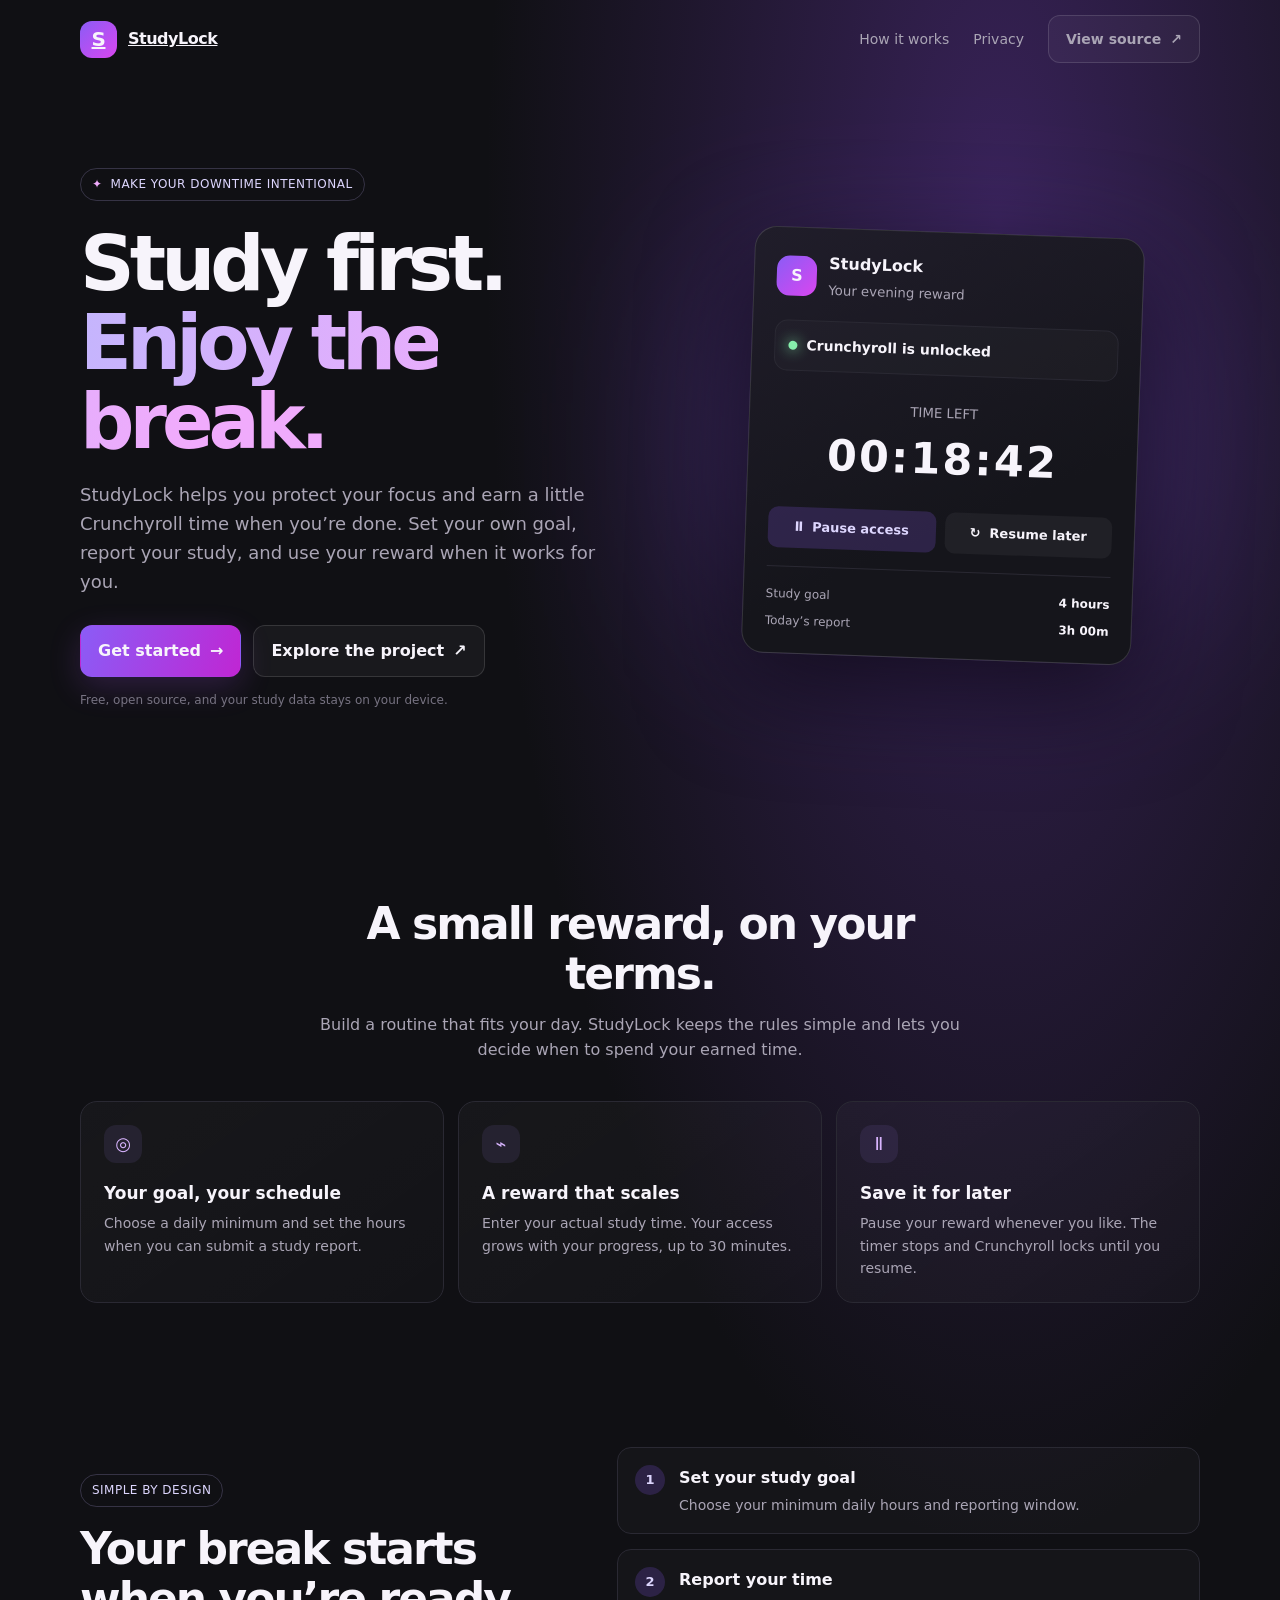
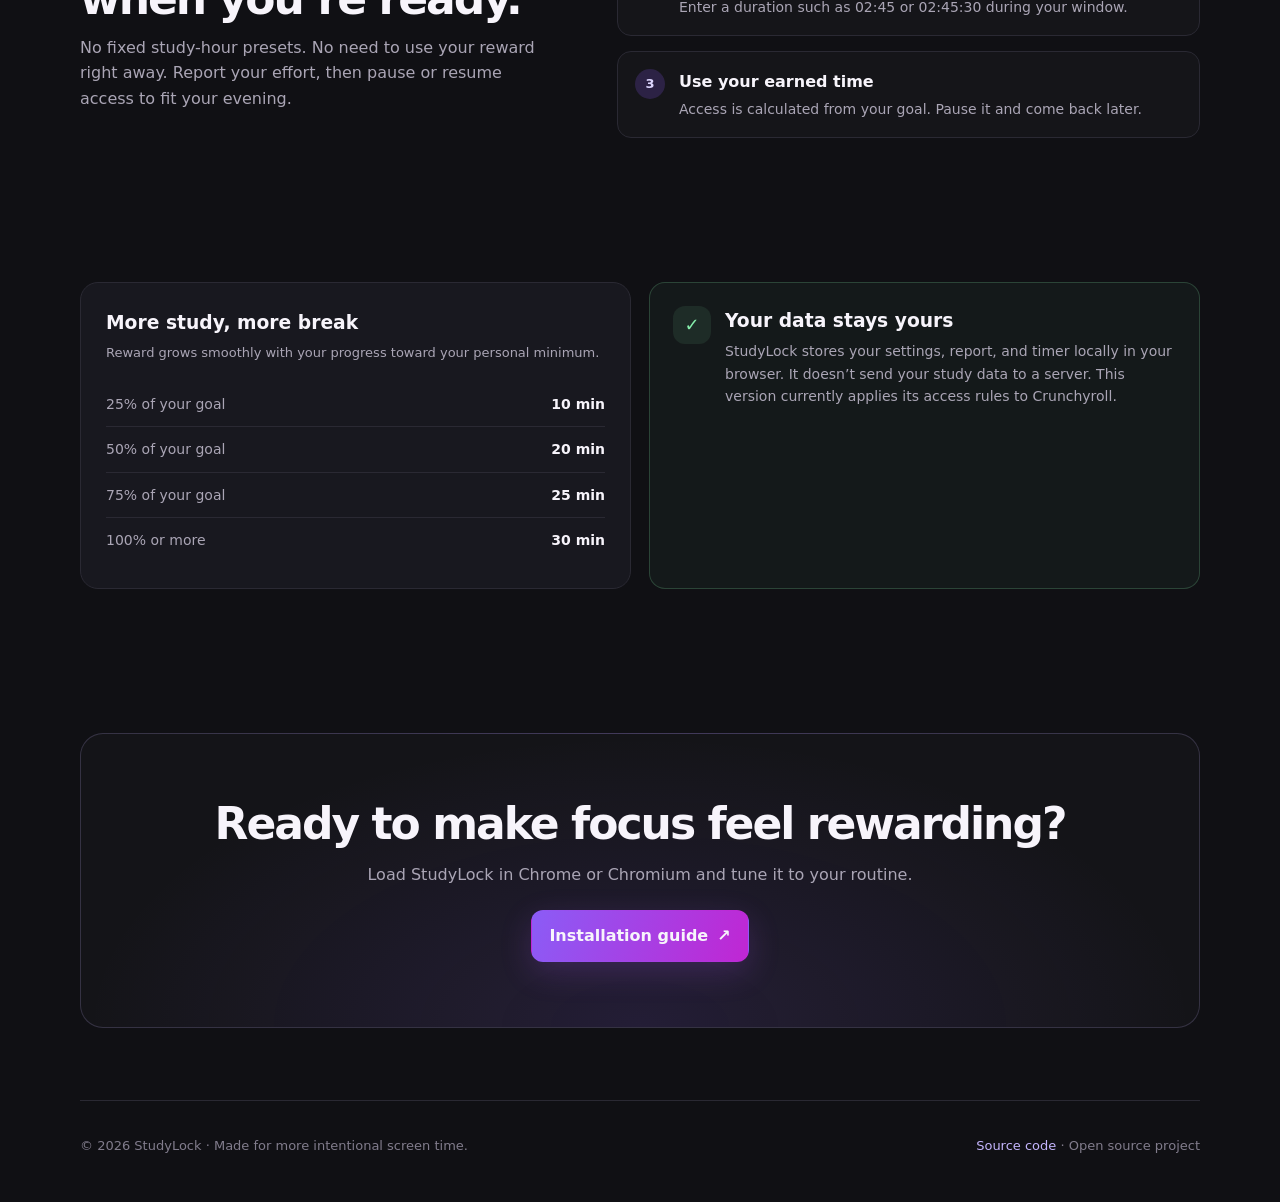
<file: index.html>
<!doctype html>
<html lang="en">
<head>
  <meta charset="utf-8">
  <meta name="viewport" content="width=device-width, initial-scale=1">
  <meta name="theme-color" content="#101014">
  <meta name="description" content="StudyLock helps you protect study time and earn a limited Crunchyroll session when you are done.">
  <title>StudyLock — make time for what matters</title>
  <style>
    :root{color-scheme:dark;--bg:#101014;--panel:#18181f;--line:#2a2933;--text:#f7f4fb;--muted:#aaa5b5;--purple:#a78bfa;--pink:#f0abfc;--green:#86efac}
    *{box-sizing:border-box}html{scroll-behavior:smooth}body{margin:0;background:radial-gradient(ellipse at 78% 8%,#382258 0,transparent 32rem),var(--bg);color:var(--text);font:16px/1.6 Inter,ui-sans-serif,system-ui,-apple-system,"Segoe UI",sans-serif}
    a{color:inherit}.wrap{width:min(1120px,calc(100% - 40px));margin:auto}.nav{height:78px;display:flex;align-items:center;justify-content:space-between}.brand{display:flex;align-items:center;gap:11px;font-weight:750;letter-spacing:-.03em}.logo{height:37px;width:37px;border-radius:12px;display:grid;place-items:center;background:linear-gradient(135deg,#8b5cf6,#d946ef);font-size:20px}.navlinks{display:flex;align-items:center;gap:24px;color:var(--muted);font-size:14px}.navlinks a{text-decoration:none}.navlinks a:hover{color:white}
    .button{display:inline-flex;justify-content:center;align-items:center;gap:9px;padding:12px 17px;border:1px solid #ffffff20;border-radius:12px;background:#ffffff0a;text-decoration:none;font-weight:650;transition:.2s}.button.primary{border-color:transparent;background:linear-gradient(110deg,#8b5cf6,#c026d3);box-shadow:0 10px 32px #a855f733}.button:hover{transform:translateY(-2px);filter:brightness(1.12)}
    .hero{display:grid;grid-template-columns:1.04fr .96fr;align-items:center;gap:50px;padding:90px 0 105px}.eyebrow{display:inline-flex;align-items:center;gap:8px;border:1px solid #c4b5fd35;border-radius:999px;padding:6px 11px;color:#ddd6fe;font-size:12px;letter-spacing:.04em;text-transform:uppercase}.spark{color:var(--pink)}h1{font-size:clamp(46px,6.4vw,76px);line-height:1.04;letter-spacing:-.065em;margin:23px 0 20px}.gradient{background:linear-gradient(100deg,#c4b5fd,#f0abfc 75%);background-clip:text;color:transparent}.lead{max-width:540px;color:var(--muted);font-size:18px}.actions{display:flex;gap:12px;margin-top:29px;flex-wrap:wrap}.fine{color:#777382;font-size:12px;margin-top:14px}
    .mock-wrap{position:relative}.glow{position:absolute;inset:10% 4%;background:#8b5cf6;filter:blur(95px);opacity:.22}.popup{position:relative;max-width:390px;margin:auto;padding:22px;border:1px solid #ffffff22;border-radius:22px;background:linear-gradient(155deg,#201d2a,#15151b 65%);box-shadow:0 30px 100px #0009;transform:rotate(2deg)}.pophead{display:flex;gap:12px;align-items:center;margin-bottom:19px}.popicon{height:40px;width:40px;display:grid;place-items:center;border-radius:13px;background:linear-gradient(135deg,#8b5cf6,#d946ef);font-weight:800}.pophead b{display:block}.pophead small{color:var(--muted)}.state{display:flex;align-items:center;gap:9px;padding:13px;border:1px solid var(--line);border-radius:13px;background:#ffffff05}.dot{height:9px;width:9px;border-radius:99px;background:var(--green);box-shadow:0 0 14px var(--green)}.state span:last-child{font-size:14px;font-weight:600}.timer{padding:24px 0 18px;text-align:center}.timer small{color:var(--muted)}.digits{font-size:43px;letter-spacing:.05em;font-variant-numeric:tabular-nums;font-weight:720}.controls{display:flex;gap:9px}.controls span{flex:1;text-align:center;padding:10px;border-radius:10px;background:#ffffff0c;font-size:13px;font-weight:650}.controls span:first-child{background:#8b5cf633;color:#ddd6fe}.rule{height:1px;background:var(--line);margin:18px 0}.mini{display:flex;justify-content:space-between;color:var(--muted);font-size:12px;margin-top:8px}.mini b{color:var(--text)}
    .section{padding:72px 0}.section-head{text-align:center;max-width:650px;margin:0 auto 38px}.section h2{font-size:clamp(30px,4vw,44px);letter-spacing:-.045em;line-height:1.12;margin:0 0 14px}.section-head p{margin:0;color:var(--muted)}.grid{display:grid;grid-template-columns:repeat(3,1fr);gap:14px}.card{padding:23px;border:1px solid var(--line);border-radius:17px;background:linear-gradient(145deg,#ffffff08,#ffffff03)}.symbol{width:38px;height:38px;border-radius:12px;background:#a78bfa18;color:#d8b4fe;display:grid;place-items:center;font-size:18px}.card h3{font-size:17px;margin:17px 0 5px}.card p{font-size:14px;color:var(--muted);margin:0}
    .how{display:grid;grid-template-columns:.9fr 1.1fr;gap:60px;align-items:center}.steps{display:grid;gap:15px}.step{display:flex;gap:14px;padding:17px;border:1px solid var(--line);border-radius:14px;background:#ffffff05}.num{flex:0 0 30px;height:30px;border-radius:50%;display:grid;place-items:center;color:#ddd6fe;background:#8b5cf633;font-size:13px;font-weight:700}.step b{display:block}.step p{margin:3px 0 0;color:var(--muted);font-size:14px}.curve{padding:25px;border:1px solid var(--line);border-radius:18px;background:var(--panel)}.curve h3{margin:0 0 5px}.curve>p{margin:0 0 18px;color:var(--muted);font-size:13px}.row{display:grid;grid-template-columns:1fr auto;gap:12px;padding:11px 0;border-bottom:1px solid var(--line);font-size:14px}.row:last-child{border:0}.row span{color:var(--muted)}.row b{font-variant-numeric:tabular-nums}
    .privacy{padding:23px;border:1px solid #86efac33;background:#86efac0a;border-radius:16px;display:flex;gap:14px;align-items:flex-start}.privacy .symbol{background:#86efac16;color:var(--green);flex:none}.privacy h3{margin:0 0 4px}.privacy p{margin:0;color:var(--muted);font-size:14px}.cta{padding:65px 24px;text-align:center;border:1px solid #c4b5fd30;border-radius:23px;background:radial-gradient(ellipse at 50% 100%,#8b5cf622,transparent 70%),#ffffff05}.cta p{color:var(--muted);margin:0 0 23px}.footer{padding:35px 0 45px;color:#817c8c;font-size:13px;display:flex;justify-content:space-between;gap:16px;border-top:1px solid var(--line)}.footer a{color:#c4b5fd;text-decoration:none}
    @media(max-width:780px){.hero{grid-template-columns:1fr;gap:42px;padding:65px 0 75px}.mock-wrap{max-width:500px;width:100%;margin:auto}.grid{grid-template-columns:1fr 1fr}.how{grid-template-columns:1fr;gap:28px}.section{padding:55px 0}.navlinks{gap:14px}.navlinks .text-link{display:none}}
    @media(max-width:520px){.wrap{width:min(100% - 28px,1120px)}.nav{height:68px}.navlinks{gap:9px}.navlinks .button{padding:9px 11px;font-size:12px}.grid{grid-template-columns:1fr}.hero{padding:54px 0 62px}h1{font-size:48px}.lead{font-size:16px}.popup{padding:18px}.footer{flex-direction:column}}
  </style>
</head>
<body>
  <header class="wrap nav">
    <a class="brand" href="#top" aria-label="StudyLock home"><span class="logo">S</span><span>StudyLock</span></a>
    <nav class="navlinks" aria-label="Main navigation"><a class="text-link" href="#how-it-works">How it works</a><a class="text-link" href="#privacy">Privacy</a><a class="button" href="https://github.com/BoomDino/StudyLock">View source <span aria-hidden="true">↗</span></a></nav>
  </header>
  <main id="top">
    <section class="wrap hero">
      <div>
        <span class="eyebrow"><span class="spark">✦</span> Make your downtime intentional</span>
        <h1>Study first.<br><span class="gradient">Enjoy the break.</span></h1>
        <p class="lead">StudyLock helps you protect your focus and earn a little Crunchyroll time when you’re done. Set your own goal, report your study, and use your reward when it works for you.</p>
        <div class="actions"><a class="button primary" href="#get-started">Get started <span aria-hidden="true">→</span></a><a class="button" href="https://github.com/BoomDino/StudyLock">Explore the project <span aria-hidden="true">↗</span></a></div>
        <p class="fine">Free, open source, and your study data stays on your device.</p>
      </div>
      <div class="mock-wrap" aria-label="Illustration of the StudyLock browser popup"><div class="glow"></div><div class="popup">
        <div class="pophead"><span class="popicon">S</span><div><b>StudyLock</b><small>Your evening reward</small></div></div>
        <div class="state"><span class="dot"></span><span>Crunchyroll is unlocked</span></div>
        <div class="timer"><small>TIME LEFT</small><div class="digits">00:18:42</div></div>
        <div class="controls"><span>Ⅱ&nbsp; Pause access</span><span>↻&nbsp; Resume later</span></div>
        <div class="rule"></div><div class="mini"><span>Study goal</span><b>4 hours</b></div><div class="mini"><span>Today’s report</span><b>3h 00m</b></div>
      </div></div>
    </section>
    <section class="section"><div class="wrap"><div class="section-head"><h2>A small reward, on your terms.</h2><p>Build a routine that fits your day. StudyLock keeps the rules simple and lets you decide when to spend your earned time.</p></div><div class="grid">
      <article class="card"><div class="symbol">◎</div><h3>Your goal, your schedule</h3><p>Choose a daily minimum and set the hours when you can submit a study report.</p></article>
      <article class="card"><div class="symbol">⌁</div><h3>A reward that scales</h3><p>Enter your actual study time. Your access grows with your progress, up to 30 minutes.</p></article>
      <article class="card"><div class="symbol">Ⅱ</div><h3>Save it for later</h3><p>Pause your reward whenever you like. The timer stops and Crunchyroll locks until you resume.</p></article>
    </div></div></section>
    <section id="how-it-works" class="section"><div class="wrap how"><div><span class="eyebrow">Simple by design</span><h2 style="margin:17px 0 12px">Your break starts when you’re ready.</h2><p style="color:var(--muted);margin:0">No fixed study-hour presets. No need to use your reward right away. Report your effort, then pause or resume access to fit your evening.</p></div><div class="steps">
      <article class="step"><span class="num">1</span><div><b>Set your study goal</b><p>Choose your minimum daily hours and reporting window.</p></div></article>
      <article class="step"><span class="num">2</span><div><b>Report your time</b><p>Enter a duration such as 02:45 or 02:45:30 during your window.</p></div></article>
      <article class="step"><span class="num">3</span><div><b>Use your earned time</b><p>Access is calculated from your goal. Pause it and come back later.</p></div></article>
    </div></div></section>
    <section class="section"><div class="wrap" style="display:grid;grid-template-columns:1fr 1fr;gap:18px;align-items:stretch">
      <div class="curve"><h3>More study, more break</h3><p>Reward grows smoothly with your progress toward your personal minimum.</p><div class="row"><span>25% of your goal</span><b>10 min</b></div><div class="row"><span>50% of your goal</span><b>20 min</b></div><div class="row"><span>75% of your goal</span><b>25 min</b></div><div class="row"><span>100% or more</span><b>30 min</b></div></div>
      <div id="privacy" class="privacy"><div class="symbol">✓</div><div><h3>Your data stays yours</h3><p>StudyLock stores your settings, report, and timer locally in your browser. It doesn’t send your study data to a server. This version currently applies its access rules to Crunchyroll.</p></div></div>
    </div></section>
    <section id="get-started" class="section"><div class="wrap cta"><h2>Ready to make focus feel rewarding?</h2><p>Load StudyLock in Chrome or Chromium and tune it to your routine.</p><a class="button primary" href="https://github.com/BoomDino/StudyLock#install">Installation guide <span aria-hidden="true">↗</span></a></div></section>
  </main>
  <footer class="wrap footer"><span>© 2026 StudyLock · Made for more intentional screen time.</span><span><a href="https://github.com/BoomDino/StudyLock">Source code</a> · Open source project</span></footer>
</body>
</html>
</file>
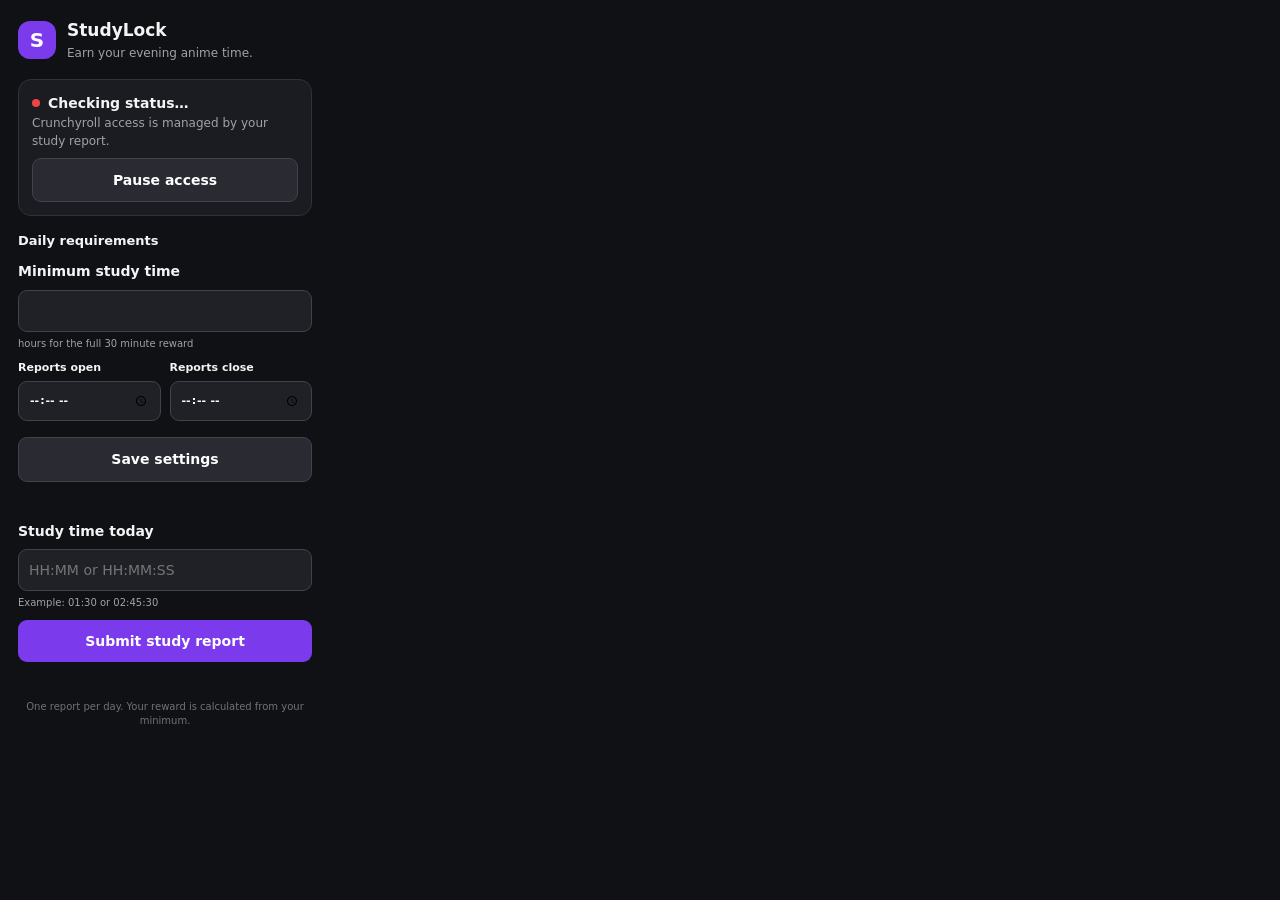
<file: popup.html>
<!doctype html>
<html lang="en">
<head>
  <meta charset="utf-8">
  <meta name="viewport" content="width=device-width, initial-scale=1">
  <title>StudyLock</title>
  <link rel="stylesheet" href="popup.css">
</head>
<body>
  <main>
    <header><div class="mark">S</div><div><h1>StudyLock</h1><p>Earn your evening anime time.</p></div></header>
    <section class="status-card">
      <div class="status-line"><span id="statusDot" class="dot"></span><strong id="statusTitle">Checking status…</strong></div>
      <p id="statusText">Crunchyroll access is managed by your study report.</p>
      <div id="accessControls" class="hidden">
        <button id="pause" class="secondary">Pause access</button>
        <button id="resume" class="secondary hidden">Resume access</button>
      </div>
    </section>
    <section class="settings">
      <h2>Daily requirements</h2>
      <label for="minimum">Minimum study time</label>
      <input id="minimum" type="number" min="1" max="24" step="0.5" aria-label="Minimum study hours">
      <span class="hint">hours for the full 30 minute reward</span>
      <div class="times">
        <label>Reports open<input id="opens" type="time"></label>
        <label>Reports close<input id="closes" type="time"></label>
      </div>
      <button id="saveSettings" class="secondary">Save settings</button>
      <p id="settingsMessage" class="message" aria-live="polite"></p>
    </section>
    <section id="reportSection" class="report">
      <label for="duration">Study time today</label>
      <input id="duration" type="text" inputmode="numeric" placeholder="HH:MM or HH:MM:SS" autocomplete="off">
      <p class="hint">Example: 01:30 or 02:45:30</p>
      <button id="submit">Submit study report</button>
      <p id="message" class="message" aria-live="polite"></p>
    </section>
    <section id="waitSection" class="wait hidden"><strong id="waitTitle">Reporting is closed.</strong><p id="waitText"></p></section>
    <footer>One report per day. Your reward is calculated from your minimum.</footer>
  </main>
  <script src="popup.js"></script>
</body>
</html>
</file>
<file: popup.css>
* { box-sizing: border-box; }
body {
  margin: 0; width: 330px; background: #101114; color: #f4f4f5;
  font: 14px/1.45 system-ui, -apple-system, Segoe UI, sans-serif;
}
main { padding: 18px; }
header { display: flex; align-items: center; gap: 11px; margin-bottom: 17px; }
.mark {
  width: 38px; height: 38px; display: grid; place-items: center;
  border-radius: 12px; background: #7c3aed; color: white; font-weight: 800; font-size: 20px;
}
h1 { margin: 0; font-size: 17px; }
header p, .status-card p, .wait p { margin: 2px 0 0; color: #a1a1aa; font-size: 12px; }
.status-card, .wait {
  background: #1b1c22; border: 1px solid #30313a; border-radius: 13px; padding: 13px;
}
.status-line { display: flex; align-items: center; gap: 8px; }
.dot { width: 8px; height: 8px; border-radius: 50%; background: #ef4444; }
.dot.open { background: #22c55e; }
.rule { height: 1px; background: #34353d; margin: 12px 0; }
.meta { display: flex; justify-content: space-between; gap: 8px; margin-top: 7px; font-size: 11px; }
.meta span { color: #a1a1aa; }
.meta b { text-align: right; }
.report, .settings { margin-top: 16px; }
h2 { font-size: 13px; margin: 0 0 10px; }
label { display: block; font-weight: 650; margin-bottom: 8px; }
input {
  width: 100%; padding: 10px; border-radius: 9px; border: 1px solid #41424c;
  background: #202127; color: white; font: inherit;
}
.hint { display: block; color: #a1a1aa; font-size: 10px; margin: 5px 0 9px; }
.times { display: flex; gap: 9px; }
.times label { flex: 1; font-size: 11px; }
.times input { margin-top: 5px; }
button {
  width: 100%; border: 0; border-radius: 9px; padding: 11px;
  color: white; background: #7c3aed; font: inherit; font-weight: 700; cursor: pointer;
}
.secondary { margin-top: 8px; border: 1px solid #41424c; background: #292a32; }
#accessControls { display: flex; gap: 8px; }
#accessControls button { flex: 1; }
button:disabled { opacity: .45; cursor: not-allowed; }
.message { min-height: 16px; color: #fca5a5; font-size: 11px; margin: 7px 0 0; }
.wait { margin-top: 15px; }
.hidden { display: none; }
footer { color: #71717a; font-size: 10px; text-align: center; margin-top: 15px; }
</file>
